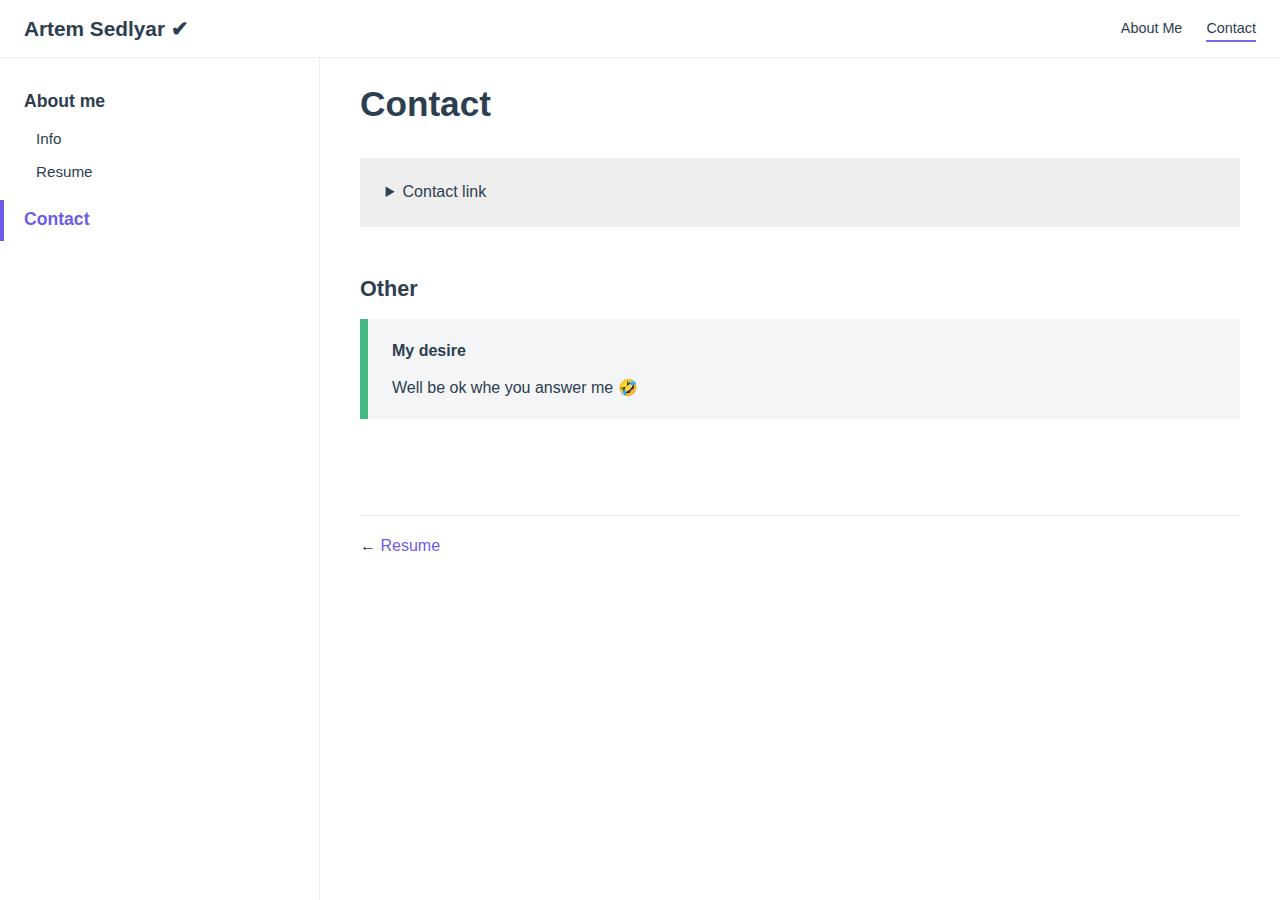
<file: contact/index.html>
<!DOCTYPE html>
<html lang="en-US">
  <head>
    <meta charset="utf-8">
    <meta name="viewport" content="width=device-width,initial-scale=1">
    <title>Contact | Artem Sedlyar ✔</title>
    <meta name="generator" content="VuePress 1.5.4">
    
    <meta name="description" content="Frontend Web Developer">
    <meta name="theme-color" content="#3eaf7c">
    <meta name="apple-mobile-web-app-capable" content="yes">
    <meta name="apple-mobile-web-app-status-bar-style" content="black">
    <link rel="preload" href="/assets/css/0.styles.e78fe4bb.css" as="style"><link rel="preload" href="/assets/js/app.3f06bd6e.js" as="script"><link rel="preload" href="/assets/js/2.9921effe.js" as="script"><link rel="preload" href="/assets/js/6.c8559606.js" as="script"><link rel="prefetch" href="/assets/js/3.db31d15b.js"><link rel="prefetch" href="/assets/js/4.f16aa5b3.js"><link rel="prefetch" href="/assets/js/5.d03f5406.js"><link rel="prefetch" href="/assets/js/7.cd7a9723.js"><link rel="prefetch" href="/assets/js/8.894c7c05.js">
    <link rel="stylesheet" href="/assets/css/0.styles.e78fe4bb.css">
  </head>
  <body>
    <div id="app" data-server-rendered="true"><div class="theme-container"><header class="navbar"><div class="sidebar-button"><svg xmlns="http://www.w3.org/2000/svg" aria-hidden="true" role="img" viewBox="0 0 448 512" class="icon"><path fill="currentColor" d="M436 124H12c-6.627 0-12-5.373-12-12V80c0-6.627 5.373-12 12-12h424c6.627 0 12 5.373 12 12v32c0 6.627-5.373 12-12 12zm0 160H12c-6.627 0-12-5.373-12-12v-32c0-6.627 5.373-12 12-12h424c6.627 0 12 5.373 12 12v32c0 6.627-5.373 12-12 12zm0 160H12c-6.627 0-12-5.373-12-12v-32c0-6.627 5.373-12 12-12h424c6.627 0 12 5.373 12 12v32c0 6.627-5.373 12-12 12z"></path></svg></div> <a href="/" class="home-link router-link-active"><!----> <span class="site-name">Artem Sedlyar ✔</span></a> <div class="links"><!----> <nav class="nav-links can-hide"><div class="nav-item"><a href="/info/" class="nav-link">
  About Me
</a></div><div class="nav-item"><a href="/contact/" aria-current="page" class="nav-link router-link-exact-active router-link-active">
  Contact
</a></div> <!----></nav></div></header> <div class="sidebar-mask"></div> <aside class="sidebar"><nav class="nav-links"><div class="nav-item"><a href="/info/" class="nav-link">
  About Me
</a></div><div class="nav-item"><a href="/contact/" aria-current="page" class="nav-link router-link-exact-active router-link-active">
  Contact
</a></div> <!----></nav>  <ul class="sidebar-links"><li><section class="sidebar-group depth-0"><a href="/info/" class="sidebar-heading clickable open"><span>About me</span> <!----></a> <ul class="sidebar-links sidebar-group-items"><li><a href="/info/" class="sidebar-link">Info</a></li><li><a href="/info/resume.html" class="sidebar-link">Resume</a></li></ul></section></li><li><a href="/contact/" aria-current="page" class="active sidebar-link">Contact</a><ul class="sidebar-sub-headers"></ul></li></ul> </aside> <main class="page"> <div class="theme-default-content content__default"><h1 id="contact"><a href="#contact" class="header-anchor">#</a> Contact</h1> <details class="custom-block details"><summary>Contact link</summary> <ol><li><strong>Github - <a href="https://github.com/xelinel32" target="_blank" rel="noopener noreferrer">xelinel32<svg xmlns="http://www.w3.org/2000/svg" aria-hidden="true" x="0px" y="0px" viewBox="0 0 100 100" width="15" height="15" class="icon outbound"><path fill="currentColor" d="M18.8,85.1h56l0,0c2.2,0,4-1.8,4-4v-32h-8v28h-48v-48h28v-8h-32l0,0c-2.2,0-4,1.8-4,4v56C14.8,83.3,16.6,85.1,18.8,85.1z"></path> <polygon fill="currentColor" points="45.7,48.7 51.3,54.3 77.2,28.5 77.2,37.2 85.2,37.2 85.2,14.9 62.8,14.9 62.8,22.9 71.5,22.9"></polygon></svg></a></strong></li> <li><strong>Instagram <a href="https://www.instagram.com/aizen1377/" target="_blank" rel="noopener noreferrer">aizen1377<svg xmlns="http://www.w3.org/2000/svg" aria-hidden="true" x="0px" y="0px" viewBox="0 0 100 100" width="15" height="15" class="icon outbound"><path fill="currentColor" d="M18.8,85.1h56l0,0c2.2,0,4-1.8,4-4v-32h-8v28h-48v-48h28v-8h-32l0,0c-2.2,0-4,1.8-4,4v56C14.8,83.3,16.6,85.1,18.8,85.1z"></path> <polygon fill="currentColor" points="45.7,48.7 51.3,54.3 77.2,28.5 77.2,37.2 85.2,37.2 85.2,14.9 62.8,14.9 62.8,22.9 71.5,22.9"></polygon></svg></a></strong></li> <li><strong>Telegram <a href="https://t.me/aizen1377" target="_blank" rel="noopener noreferrer">aizen1377<svg xmlns="http://www.w3.org/2000/svg" aria-hidden="true" x="0px" y="0px" viewBox="0 0 100 100" width="15" height="15" class="icon outbound"><path fill="currentColor" d="M18.8,85.1h56l0,0c2.2,0,4-1.8,4-4v-32h-8v28h-48v-48h28v-8h-32l0,0c-2.2,0-4,1.8-4,4v56C14.8,83.3,16.6,85.1,18.8,85.1z"></path> <polygon fill="currentColor" points="45.7,48.7 51.3,54.3 77.2,28.5 77.2,37.2 85.2,37.2 85.2,14.9 62.8,14.9 62.8,22.9 71.5,22.9"></polygon></svg></a></strong></li></ol></details> <h3 id="other"><a href="#other" class="header-anchor">#</a> Other</h3> <div class="custom-block tip"><p class="custom-block-title">My desire</p> <p>Well be ok whe you answer me 🤣</p></div></div> <footer class="page-edit"><!----> <!----></footer> <div class="page-nav"><p class="inner"><span class="prev">
      ←
      <a href="/info/resume.html" class="prev">
        Resume
      </a></span> <!----></p></div> </main></div><div class="global-ui"><!----></div></div>
    <script src="/assets/js/app.3f06bd6e.js" defer></script><script src="/assets/js/2.9921effe.js" defer></script><script src="/assets/js/6.c8559606.js" defer></script>
  </body>
</html>
</file>
<file: assets/css/0.styles.e78fe4bb.css>
.medium-zoom-overlay{z-index:100}.medium-zoom-overlay~img{z-index:101}code[class*=language-],pre[class*=language-]{color:#ccc;background:none;font-family:Consolas,Monaco,Andale Mono,Ubuntu Mono,monospace;font-size:1em;text-align:left;white-space:pre;word-spacing:normal;word-break:normal;word-wrap:normal;line-height:1.5;-moz-tab-size:4;-o-tab-size:4;tab-size:4;-webkit-hyphens:none;-ms-hyphens:none;hyphens:none}pre[class*=language-]{padding:1em;margin:.5em 0;overflow:auto}:not(pre)>code[class*=language-],pre[class*=language-]{background:#2d2d2d}:not(pre)>code[class*=language-]{padding:.1em;border-radius:.3em;white-space:normal}.token.block-comment,.token.cdata,.token.comment,.token.doctype,.token.prolog{color:#999}.token.punctuation{color:#ccc}.token.attr-name,.token.deleted,.token.namespace,.token.tag{color:#e2777a}.token.function-name{color:#6196cc}.token.boolean,.token.function,.token.number{color:#f08d49}.token.class-name,.token.constant,.token.property,.token.symbol{color:#f8c555}.token.atrule,.token.builtin,.token.important,.token.keyword,.token.selector{color:#cc99cd}.token.attr-value,.token.char,.token.regex,.token.string,.token.variable{color:#7ec699}.token.entity,.token.operator,.token.url{color:#67cdcc}.token.bold,.token.important{font-weight:700}.token.italic{font-style:italic}.token.entity{cursor:help}.token.inserted{color:green}.theme-default-content code{color:#476582;padding:.25rem .5rem;margin:0;font-size:.85em;background-color:rgba(27,31,35,.05);border-radius:3px}.theme-default-content code .token.deleted{color:#ec5975}.theme-default-content code .token.inserted{color:#6c5ce7}.theme-default-content pre,.theme-default-content pre[class*=language-]{line-height:1.4;padding:1.25rem 1.5rem;margin:.85rem 0;background-color:#282c34;border-radius:6px;overflow:auto}.theme-default-content pre[class*=language-] code,.theme-default-content pre code{color:#fff;padding:0;background-color:transparent;border-radius:0}div[class*=language-]{position:relative;background-color:#282c34;border-radius:6px}div[class*=language-] .highlight-lines{-webkit-user-select:none;-ms-user-select:none;user-select:none;padding-top:1.3rem;position:absolute;top:0;left:0;width:100%;line-height:1.4}div[class*=language-] .highlight-lines .highlighted{background-color:rgba(0,0,0,.66)}div[class*=language-] pre,div[class*=language-] pre[class*=language-]{background:transparent;position:relative;z-index:1}div[class*=language-]:before{position:absolute;z-index:3;top:.8em;right:1em;font-size:.75rem;color:hsla(0,0%,100%,.4)}div[class*=language-]:not(.line-numbers-mode) .line-numbers-wrapper{display:none}div[class*=language-].line-numbers-mode .highlight-lines .highlighted{position:relative}div[class*=language-].line-numbers-mode .highlight-lines .highlighted:before{content:" ";position:absolute;z-index:3;left:0;top:0;display:block;width:3.5rem;height:100%;background-color:rgba(0,0,0,.66)}div[class*=language-].line-numbers-mode pre{padding-left:4.5rem;vertical-align:middle}div[class*=language-].line-numbers-mode .line-numbers-wrapper{position:absolute;top:0;width:3.5rem;text-align:center;color:hsla(0,0%,100%,.3);padding:1.25rem 0;line-height:1.4}div[class*=language-].line-numbers-mode .line-numbers-wrapper br{-webkit-user-select:none;-ms-user-select:none;user-select:none}div[class*=language-].line-numbers-mode .line-numbers-wrapper .line-number{position:relative;z-index:4;-webkit-user-select:none;-ms-user-select:none;user-select:none;font-size:.85em}div[class*=language-].line-numbers-mode:after{content:"";position:absolute;z-index:2;top:0;left:0;width:3.5rem;height:100%;border-radius:6px 0 0 6px;border-right:1px solid rgba(0,0,0,.66);background-color:#282c34}div[class~=language-js]:before{content:"js"}div[class~=language-ts]:before{content:"ts"}div[class~=language-html]:before{content:"html"}div[class~=language-md]:before{content:"md"}div[class~=language-vue]:before{content:"vue"}div[class~=language-css]:before{content:"css"}div[class~=language-sass]:before{content:"sass"}div[class~=language-scss]:before{content:"scss"}div[class~=language-less]:before{content:"less"}div[class~=language-stylus]:before{content:"stylus"}div[class~=language-go]:before{content:"go"}div[class~=language-java]:before{content:"java"}div[class~=language-c]:before{content:"c"}div[class~=language-sh]:before{content:"sh"}div[class~=language-yaml]:before{content:"yaml"}div[class~=language-py]:before{content:"py"}div[class~=language-docker]:before{content:"docker"}div[class~=language-dockerfile]:before{content:"dockerfile"}div[class~=language-makefile]:before{content:"makefile"}div[class~=language-javascript]:before{content:"js"}div[class~=language-typescript]:before{content:"ts"}div[class~=language-markup]:before{content:"html"}div[class~=language-markdown]:before{content:"md"}div[class~=language-json]:before{content:"json"}div[class~=language-ruby]:before{content:"rb"}div[class~=language-python]:before{content:"py"}div[class~=language-bash]:before{content:"sh"}div[class~=language-php]:before{content:"php"}.custom-block .custom-block-title{font-weight:600;margin-bottom:-.4rem}.custom-block.danger,.custom-block.tip,.custom-block.warning{padding:.1rem 1.5rem;border-left-width:.5rem;border-left-style:solid;margin:1rem 0}.custom-block.tip{background-color:#f3f5f7;border-color:#42b983}.custom-block.warning{background-color:rgba(255,229,100,.3);border-color:#e7c000;color:#6b5900}.custom-block.warning .custom-block-title{color:#b29400}.custom-block.warning a{color:#2c3e50}.custom-block.danger{background-color:#ffe6e6;border-color:#c00;color:#4d0000}.custom-block.danger .custom-block-title{color:#900}.custom-block.danger a{color:#2c3e50}.custom-block.details{display:block;position:relative;border-radius:2px;margin:1.6em 0;padding:1.6em;background-color:#eee}.custom-block.details h4{margin-top:0}.custom-block.details figure:last-child,.custom-block.details p:last-child{margin-bottom:0;padding-bottom:0}.custom-block.details summary{outline:none;cursor:pointer}.arrow{display:inline-block;width:0;height:0}.arrow.up{border-bottom:6px solid #ccc}.arrow.down,.arrow.up{border-left:4px solid transparent;border-right:4px solid transparent}.arrow.down{border-top:6px solid #ccc}.arrow.right{border-left:6px solid #ccc}.arrow.left,.arrow.right{border-top:4px solid transparent;border-bottom:4px solid transparent}.arrow.left{border-right:6px solid #ccc}.theme-default-content:not(.custom){max-width:960px;margin:0 auto;padding:2rem 2.5rem}@media (max-width:959px){.theme-default-content:not(.custom){padding:2rem}}@media (max-width:419px){.theme-default-content:not(.custom){padding:1.5rem}}.table-of-contents .badge{vertical-align:middle}body,html{padding:0;margin:0;background-color:#fff}body{font-family:-apple-system,BlinkMacSystemFont,Segoe UI,Roboto,Oxygen,Ubuntu,Cantarell,Fira Sans,Droid Sans,Helvetica Neue,sans-serif;-webkit-font-smoothing:antialiased;-moz-osx-font-smoothing:grayscale;font-size:16px;color:#2c3e50}.page{padding-left:20rem}.navbar{z-index:20;right:0;height:3.6rem;background-color:#fff;box-sizing:border-box;border-bottom:1px solid #eaecef}.navbar,.sidebar-mask{position:fixed;top:0;left:0}.sidebar-mask{z-index:9;width:100vw;height:100vh;display:none}.sidebar{font-size:16px;background-color:#fff;width:20rem;position:fixed;z-index:10;margin:0;top:3.6rem;left:0;bottom:0;box-sizing:border-box;border-right:1px solid #eaecef;overflow-y:auto}.theme-default-content:not(.custom)>:first-child{margin-top:3.6rem}.theme-default-content:not(.custom) a:hover{text-decoration:underline}.theme-default-content:not(.custom) p.demo{padding:1rem 1.5rem;border:1px solid #ddd;border-radius:4px}.theme-default-content:not(.custom) img{max-width:100%}.theme-default-content.custom{padding:0;margin:0}.theme-default-content.custom img{max-width:100%}a{font-weight:500;text-decoration:none}a,p a code{color:#6c5ce7}p a code{font-weight:400}kbd{background:#eee;border:.15rem solid #ddd;border-bottom:.25rem solid #ddd;border-radius:.15rem;padding:0 .15em}blockquote{font-size:1rem;color:#999;border-left:.2rem solid #dfe2e5;margin:1rem 0;padding:.25rem 0 .25rem 1rem}blockquote>p{margin:0}ol,ul{padding-left:1.2em}strong{font-weight:600}h1,h2,h3,h4,h5,h6{font-weight:600;line-height:1.25}.theme-default-content:not(.custom)>h1,.theme-default-content:not(.custom)>h2,.theme-default-content:not(.custom)>h3,.theme-default-content:not(.custom)>h4,.theme-default-content:not(.custom)>h5,.theme-default-content:not(.custom)>h6{margin-top:-3.1rem;padding-top:4.6rem;margin-bottom:0}.theme-default-content:not(.custom)>h1:first-child,.theme-default-content:not(.custom)>h2:first-child,.theme-default-content:not(.custom)>h3:first-child,.theme-default-content:not(.custom)>h4:first-child,.theme-default-content:not(.custom)>h5:first-child,.theme-default-content:not(.custom)>h6:first-child{margin-top:-1.5rem;margin-bottom:1rem}.theme-default-content:not(.custom)>h1:first-child+.custom-block,.theme-default-content:not(.custom)>h1:first-child+p,.theme-default-content:not(.custom)>h1:first-child+pre,.theme-default-content:not(.custom)>h2:first-child+.custom-block,.theme-default-content:not(.custom)>h2:first-child+p,.theme-default-content:not(.custom)>h2:first-child+pre,.theme-default-content:not(.custom)>h3:first-child+.custom-block,.theme-default-content:not(.custom)>h3:first-child+p,.theme-default-content:not(.custom)>h3:first-child+pre,.theme-default-content:not(.custom)>h4:first-child+.custom-block,.theme-default-content:not(.custom)>h4:first-child+p,.theme-default-content:not(.custom)>h4:first-child+pre,.theme-default-content:not(.custom)>h5:first-child+.custom-block,.theme-default-content:not(.custom)>h5:first-child+p,.theme-default-content:not(.custom)>h5:first-child+pre,.theme-default-content:not(.custom)>h6:first-child+.custom-block,.theme-default-content:not(.custom)>h6:first-child+p,.theme-default-content:not(.custom)>h6:first-child+pre{margin-top:2rem}h1:hover .header-anchor,h2:hover .header-anchor,h3:hover .header-anchor,h4:hover .header-anchor,h5:hover .header-anchor,h6:hover .header-anchor{opacity:1}h1{font-size:2.2rem}h2{font-size:1.65rem;padding-bottom:.3rem;border-bottom:1px solid #eaecef}h3{font-size:1.35rem}a.header-anchor{font-size:.85em;float:left;margin-left:-.87em;padding-right:.23em;margin-top:.125em;opacity:0}a.header-anchor:hover{text-decoration:none}.line-number,code,kbd{font-family:source-code-pro,Menlo,Monaco,Consolas,Courier New,monospace}ol,p,ul{line-height:1.7}hr{border:0;border-top:1px solid #eaecef}table{border-collapse:collapse;margin:1rem 0;display:block;overflow-x:auto}tr{border-top:1px solid #dfe2e5}tr:nth-child(2n){background-color:#f6f8fa}td,th{border:1px solid #dfe2e5;padding:.6em 1em}.theme-container.sidebar-open .sidebar-mask{display:block}.theme-container.no-navbar .theme-default-content:not(.custom)>h1,.theme-container.no-navbar h2,.theme-container.no-navbar h3,.theme-container.no-navbar h4,.theme-container.no-navbar h5,.theme-container.no-navbar h6{margin-top:1.5rem;padding-top:0}.theme-container.no-navbar .sidebar{top:0}@media (min-width:720px){.theme-container.no-sidebar .sidebar{display:none}.theme-container.no-sidebar .page{padding-left:0}}@media (max-width:959px){.sidebar{font-size:15px;width:16.4rem}.page{padding-left:16.4rem}}@media (max-width:719px){.sidebar{top:0;padding-top:3.6rem;transform:translateX(-100%);transition:transform .2s ease}.page{padding-left:0}.theme-container.sidebar-open .sidebar{transform:translateX(0)}.theme-container.no-navbar .sidebar{padding-top:0}}@media (max-width:419px){h1{font-size:1.9rem}.theme-default-content div[class*=language-]{margin:.85rem -1.5rem;border-radius:0}}#nprogress{pointer-events:none}#nprogress .bar{background:#6c5ce7;position:fixed;z-index:1031;top:0;left:0;width:100%;height:2px}#nprogress .peg{display:block;position:absolute;right:0;width:100px;height:100%;box-shadow:0 0 10px #6c5ce7,0 0 5px #6c5ce7;opacity:1;transform:rotate(3deg) translateY(-4px)}#nprogress .spinner{display:block;position:fixed;z-index:1031;top:15px;right:15px}#nprogress .spinner-icon{width:18px;height:18px;box-sizing:border-box;border-color:#6c5ce7 transparent transparent #6c5ce7;border-style:solid;border-width:2px;border-radius:50%;-webkit-animation:nprogress-spinner .4s linear infinite;animation:nprogress-spinner .4s linear infinite}.nprogress-custom-parent{overflow:hidden;position:relative}.nprogress-custom-parent #nprogress .bar,.nprogress-custom-parent #nprogress .spinner{position:absolute}@-webkit-keyframes nprogress-spinner{0%{transform:rotate(0deg)}to{transform:rotate(1turn)}}@keyframes nprogress-spinner{0%{transform:rotate(0deg)}to{transform:rotate(1turn)}}html{scroll-behavior:smooth}.go-to-top[data-v-5fd4ef0c]{cursor:pointer;position:fixed;bottom:2rem;right:2.5rem;width:2rem;color:#6c5ce7;z-index:1}.go-to-top[data-v-5fd4ef0c]:hover{color:#988dee}@media (max-width:959px){.go-to-top[data-v-5fd4ef0c]{display:none}}.fade-enter-active[data-v-5fd4ef0c],.fade-leave-active[data-v-5fd4ef0c]{transition:opacity .3s}.fade-enter[data-v-5fd4ef0c],.fade-leave-to[data-v-5fd4ef0c]{opacity:0}.icon.outbound{color:#aaa;display:inline-block;vertical-align:middle;position:relative;top:-1px}.home{padding:3.6rem 2rem 0;max-width:1200px;margin:0 auto;display:block}.home .hero{text-align:center}.home .hero img{max-width:100%;max-height:280px;display:block;margin:3rem auto 1.5rem}.home .hero h1{font-size:3rem}.home .hero .action,.home .hero .description,.home .hero h1{margin:1.8rem auto}.home .hero .description{max-width:35rem;font-size:1.6rem;line-height:1.3;color:#6a8bad}.home .hero .action-button{display:inline-block;font-size:1.2rem;color:#fff;background-color:#6c5ce7;padding:.8rem 1.6rem;border-radius:4px;transition:background-color .1s ease;box-sizing:border-box;border-bottom:1px solid #5340e3}.home .hero .action-button:hover{background-color:#7b6ce9}.home .features{border-top:1px solid #eaecef;padding:1.2rem 0;margin-top:2.5rem;display:flex;flex-wrap:wrap;align-items:flex-start;align-content:stretch;justify-content:space-between}.home .feature{flex-grow:1;flex-basis:30%;max-width:30%}.home .feature h2{font-size:1.4rem;font-weight:500;border-bottom:none;padding-bottom:0;color:#3a5169}.home .feature p{color:#4e6e8e}.home .footer{padding:2.5rem;border-top:1px solid #eaecef;text-align:center;color:#4e6e8e}@media (max-width:719px){.home .features{flex-direction:column}.home .feature{max-width:100%;padding:0 2.5rem}}@media (max-width:419px){.home{padding-left:1.5rem;padding-right:1.5rem}.home .hero img{max-height:210px;margin:2rem auto 1.2rem}.home .hero h1{font-size:2rem}.home .hero .action,.home .hero .description,.home .hero h1{margin:1.2rem auto}.home .hero .description{font-size:1.2rem}.home .hero .action-button{font-size:1rem;padding:.6rem 1.2rem}.home .feature h2{font-size:1.25rem}}.search-box{display:inline-block;position:relative;margin-right:1rem}.search-box input{cursor:text;width:10rem;height:2rem;color:#4e6e8e;display:inline-block;border:1px solid #cfd4db;border-radius:2rem;font-size:.9rem;line-height:2rem;padding:0 .5rem 0 2rem;outline:none;transition:all .2s ease;background:#fff url(/assets/img/search.83621669.svg) .6rem .5rem no-repeat;background-size:1rem}.search-box input:focus{cursor:auto;border-color:#6c5ce7}.search-box .suggestions{background:#fff;width:20rem;position:absolute;top:2rem;border:1px solid #cfd4db;border-radius:6px;padding:.4rem;list-style-type:none}.search-box .suggestions.align-right{right:0}.search-box .suggestion{line-height:1.4;padding:.4rem .6rem;border-radius:4px;cursor:pointer}.search-box .suggestion a{white-space:normal;color:#5d82a6}.search-box .suggestion a .page-title{font-weight:600}.search-box .suggestion a .header{font-size:.9em;margin-left:.25em}.search-box .suggestion.focused{background-color:#f3f4f5}.search-box .suggestion.focused a{color:#6c5ce7}@media (max-width:959px){.search-box input{cursor:pointer;width:0;border-color:transparent;position:relative}.search-box input:focus{cursor:text;left:0;width:10rem}}@media (-ms-high-contrast:none){.search-box input{height:2rem}}@media (max-width:959px) and (min-width:719px){.search-box .suggestions{left:0}}@media (max-width:719px){.search-box{margin-right:0}.search-box input{left:1rem}.search-box .suggestions{right:0}}@media (max-width:419px){.search-box .suggestions{width:calc(100vw - 4rem)}.search-box input:focus{width:8rem}}.sidebar-button{cursor:pointer;display:none;width:1.25rem;height:1.25rem;position:absolute;padding:.6rem;top:.6rem;left:1rem}.sidebar-button .icon{display:block;width:1.25rem;height:1.25rem}@media (max-width:719px){.sidebar-button{display:block}}.dropdown-enter,.dropdown-leave-to{height:0!important}.dropdown-wrapper{cursor:pointer}.dropdown-wrapper .dropdown-title,.dropdown-wrapper .mobile-dropdown-title{display:block;font-size:.9rem;font-family:inherit;cursor:inherit;padding:inherit;line-height:1.4rem;background:transparent;border:none;font-weight:500;color:#2c3e50}.dropdown-wrapper .dropdown-title:hover,.dropdown-wrapper .mobile-dropdown-title:hover{border-color:transparent}.dropdown-wrapper .dropdown-title .arrow,.dropdown-wrapper .mobile-dropdown-title .arrow{vertical-align:middle;margin-top:-1px;margin-left:.4rem}.dropdown-wrapper .mobile-dropdown-title{display:none;font-weight:600}.dropdown-wrapper .mobile-dropdown-title font-size inherit:hover{color:#6c5ce7}.dropdown-wrapper .nav-dropdown .dropdown-item{color:inherit;line-height:1.7rem}.dropdown-wrapper .nav-dropdown .dropdown-item h4{margin:.45rem 0 0;border-top:1px solid #eee;padding:1rem 1.5rem .45rem 1.25rem}.dropdown-wrapper .nav-dropdown .dropdown-item .dropdown-subitem-wrapper{padding:0;list-style:none}.dropdown-wrapper .nav-dropdown .dropdown-item .dropdown-subitem-wrapper .dropdown-subitem{font-size:.9em}.dropdown-wrapper .nav-dropdown .dropdown-item a{display:block;line-height:1.7rem;position:relative;border-bottom:none;font-weight:400;margin-bottom:0;padding:0 1.5rem 0 1.25rem}.dropdown-wrapper .nav-dropdown .dropdown-item a.router-link-active,.dropdown-wrapper .nav-dropdown .dropdown-item a:hover{color:#6c5ce7}.dropdown-wrapper .nav-dropdown .dropdown-item a.router-link-active:after{content:"";width:0;height:0;border-left:5px solid #6c5ce7;border-top:3px solid transparent;border-bottom:3px solid transparent;position:absolute;top:calc(50% - 2px);left:9px}.dropdown-wrapper .nav-dropdown .dropdown-item:first-child h4{margin-top:0;padding-top:0;border-top:0}@media (max-width:719px){.dropdown-wrapper.open .dropdown-title{margin-bottom:.5rem}.dropdown-wrapper .dropdown-title{display:none}.dropdown-wrapper .mobile-dropdown-title{display:block}.dropdown-wrapper .nav-dropdown{transition:height .1s ease-out;overflow:hidden}.dropdown-wrapper .nav-dropdown .dropdown-item h4{border-top:0;margin-top:0;padding-top:0}.dropdown-wrapper .nav-dropdown .dropdown-item>a,.dropdown-wrapper .nav-dropdown .dropdown-item h4{font-size:15px;line-height:2rem}.dropdown-wrapper .nav-dropdown .dropdown-item .dropdown-subitem{font-size:14px;padding-left:1rem}}@media (min-width:719px){.dropdown-wrapper{height:1.8rem}.dropdown-wrapper.open .nav-dropdown,.dropdown-wrapper:hover .nav-dropdown{display:block!important}.dropdown-wrapper.open:blur{display:none}.dropdown-wrapper .nav-dropdown{display:none;height:auto!important;box-sizing:border-box;max-height:calc(100vh - 2.7rem);overflow-y:auto;position:absolute;top:100%;right:0;background-color:#fff;padding:.6rem 0;border:1px solid;border-color:#ddd #ddd #ccc;text-align:left;border-radius:.25rem;white-space:nowrap;margin:0}}.nav-links{display:inline-block}.nav-links a{line-height:1.4rem;color:inherit}.nav-links a.router-link-active,.nav-links a:hover{color:#6c5ce7}.nav-links .nav-item{position:relative;display:inline-block;margin-left:1.5rem;line-height:2rem}.nav-links .nav-item:first-child{margin-left:0}.nav-links .repo-link{margin-left:1.5rem}@media (max-width:719px){.nav-links .nav-item,.nav-links .repo-link{margin-left:0}}@media (min-width:719px){.nav-links a.router-link-active,.nav-links a:hover{color:#2c3e50}.nav-item>a:not(.external).router-link-active,.nav-item>a:not(.external):hover{margin-bottom:-2px;border-bottom:2px solid #7869e9}}.navbar{padding:.7rem 1.5rem;line-height:2.2rem}.navbar a,.navbar img,.navbar span{display:inline-block}.navbar .logo{height:2.2rem;min-width:2.2rem;margin-right:.8rem;vertical-align:top}.navbar .site-name{font-size:1.3rem;font-weight:600;color:#2c3e50;position:relative}.navbar .links{padding-left:1.5rem;box-sizing:border-box;background-color:#fff;white-space:nowrap;font-size:.9rem;position:absolute;right:1.5rem;top:.7rem;display:flex}.navbar .links .search-box{flex:0 0 auto;vertical-align:top}@media (max-width:719px){.navbar{padding-left:4rem}.navbar .can-hide{display:none}.navbar .links{padding-left:1.5rem}.navbar .site-name{width:calc(100vw - 9.4rem);overflow:hidden;white-space:nowrap;text-overflow:ellipsis}}.page-edit{max-width:960px;margin:0 auto;padding:2rem 2.5rem}@media (max-width:959px){.page-edit{padding:2rem}}@media (max-width:419px){.page-edit{padding:1.5rem}}.page-edit{padding-top:1rem;padding-bottom:1rem;overflow:auto}.page-edit .edit-link{display:inline-block}.page-edit .edit-link a{color:#4e6e8e;margin-right:.25rem}.page-edit .last-updated{float:right;font-size:.9em}.page-edit .last-updated .prefix{font-weight:500;color:#4e6e8e}.page-edit .last-updated .time{font-weight:400;color:#767676}@media (max-width:719px){.page-edit .edit-link{margin-bottom:.5rem}.page-edit .last-updated{font-size:.8em;float:none;text-align:left}}.page-nav{max-width:960px;margin:0 auto;padding:2rem 2.5rem}@media (max-width:959px){.page-nav{padding:2rem}}@media (max-width:419px){.page-nav{padding:1.5rem}}.page-nav{padding-top:1rem;padding-bottom:0}.page-nav .inner{min-height:2rem;margin-top:0;border-top:1px solid #eaecef;padding-top:1rem;overflow:auto}.page-nav .next{float:right}.page{padding-bottom:2rem;display:block}.sidebar-group .sidebar-group{padding-left:.5em}.sidebar-group:not(.collapsable) .sidebar-heading:not(.clickable){cursor:auto;color:inherit}.sidebar-group.is-sub-group{padding-left:0}.sidebar-group.is-sub-group>.sidebar-heading{font-size:.95em;line-height:1.4;font-weight:400;padding-left:2rem}.sidebar-group.is-sub-group>.sidebar-heading:not(.clickable){opacity:.5}.sidebar-group.is-sub-group>.sidebar-group-items{padding-left:1rem}.sidebar-group.is-sub-group>.sidebar-group-items>li>.sidebar-link{font-size:.95em;border-left:none}.sidebar-group.depth-2>.sidebar-heading{border-left:none}.sidebar-heading{color:#2c3e50;transition:color .15s ease;cursor:pointer;font-size:1.1em;font-weight:700;padding:.35rem 1.5rem .35rem 1.25rem;width:100%;box-sizing:border-box;margin:0;border-left:.25rem solid transparent}.sidebar-heading.open,.sidebar-heading:hover{color:inherit}.sidebar-heading .arrow{position:relative;top:-.12em;left:.5em}.sidebar-heading.clickable.active{font-weight:600;color:#6c5ce7;border-left-color:#6c5ce7}.sidebar-heading.clickable:hover{color:#6c5ce7}.sidebar-group-items{transition:height .1s ease-out;font-size:.95em;overflow:hidden}.sidebar .sidebar-sub-headers{padding-left:1rem;font-size:.95em}a.sidebar-link{font-size:1em;font-weight:400;display:inline-block;color:#2c3e50;border-left:.25rem solid transparent;padding:.35rem 1rem .35rem 1.25rem;line-height:1.4;width:100%;box-sizing:border-box}a.sidebar-link:hover{color:#6c5ce7}a.sidebar-link.active{font-weight:600;color:#6c5ce7;border-left-color:#6c5ce7}.sidebar-group a.sidebar-link{padding-left:2rem}.sidebar-sub-headers a.sidebar-link{padding-top:.25rem;padding-bottom:.25rem;border-left:none}.sidebar-sub-headers a.sidebar-link.active{font-weight:500}.sidebar ul{padding:0;margin:0;list-style-type:none}.sidebar a{display:inline-block}.sidebar .nav-links{display:none;border-bottom:1px solid #eaecef;padding:.5rem 0 .75rem}.sidebar .nav-links a{font-weight:600}.sidebar .nav-links .nav-item,.sidebar .nav-links .repo-link{display:block;line-height:1.25rem;font-size:1.1em;padding:.5rem 0 .5rem 1.5rem}.sidebar>.sidebar-links{padding:1.5rem 0}.sidebar>.sidebar-links>li>a.sidebar-link{font-size:1.1em;line-height:1.7;font-weight:700}.sidebar>.sidebar-links>li:not(:first-child){margin-top:.75rem}@media (max-width:719px){.sidebar .nav-links{display:block}.sidebar .nav-links .dropdown-wrapper .nav-dropdown .dropdown-item a.router-link-active:after{top:calc(1rem - 2px)}.sidebar>.sidebar-links{padding:1rem 0}}.badge[data-v-15b7b770]{display:inline-block;font-size:14px;height:18px;line-height:18px;border-radius:3px;padding:0 6px;color:#fff}.badge.green[data-v-15b7b770],.badge.tip[data-v-15b7b770],.badge[data-v-15b7b770]{background-color:#42b983}.badge.error[data-v-15b7b770]{background-color:#da5961}.badge.warn[data-v-15b7b770],.badge.warning[data-v-15b7b770],.badge.yellow[data-v-15b7b770]{background-color:#e7c000}.badge+.badge[data-v-15b7b770]{margin-left:5px}
</file>
